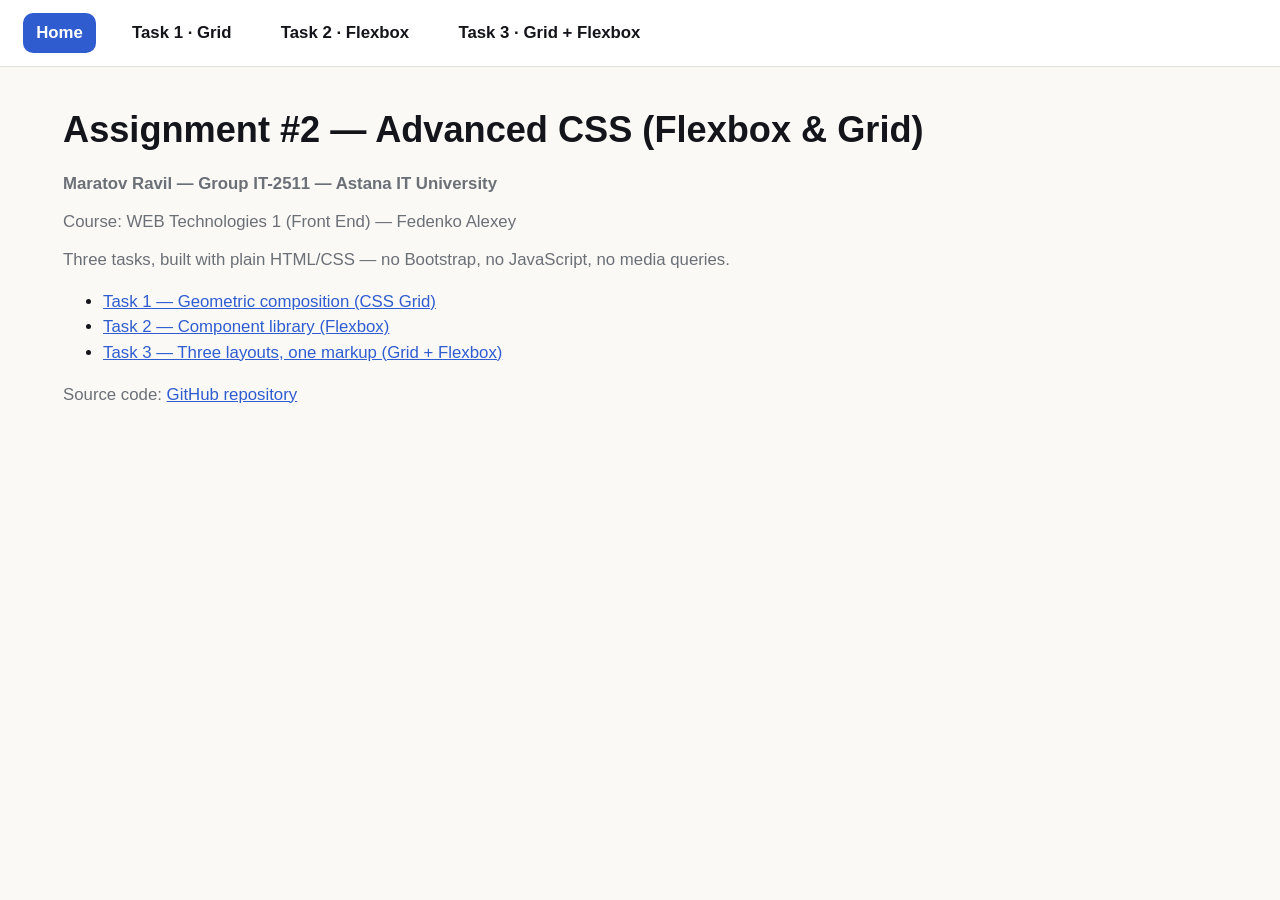
<file: index.html>
<!DOCTYPE html>
<html lang="en">
<head>
<meta charset="UTF-8">
<meta name="viewport" content="width=device-width, initial-scale=1">
<title>Assignment #2 — Advanced CSS (Flexbox &amp; Grid)</title>
<link rel="stylesheet" href="css/variables.css">
</head>
<body>
  <nav class="site-nav">
    <a href="index.html" aria-current="page">Home</a>
    <a href="task1.html">Task 1 · Grid</a>
    <a href="task2.html">Task 2 · Flexbox</a>
    <a href="task3.html">Task 3 · Grid + Flexbox</a>
  </nav>

  <main class="page-wrap">
    <h1>Assignment #2 — Advanced CSS (Flexbox &amp; Grid)</h1>
    <p><strong>Maratov Ravil — Group IT-2511 — Astana IT University</strong></p>
    <p>Course: WEB Technologies 1 (Front End) — Fedenko Alexey</p>
    <p>Three tasks, built with plain HTML/CSS — no Bootstrap, no JavaScript, no media queries.</p>
    <ul>
      <li><a href="task1.html">Task 1 — Geometric composition (CSS Grid)</a></li>
      <li><a href="task2.html">Task 2 — Component library (Flexbox)</a></li>
      <li><a href="task3.html">Task 3 — Three layouts, one markup (Grid + Flexbox)</a></li>
    </ul>
    <p>Source code: <a href="https://github.com/Calakula/WEB-Technologies-2-Front-End-Fedenko-Alexey.git">GitHub repository</a></p>
  </main>
</body>
</html>
</file>
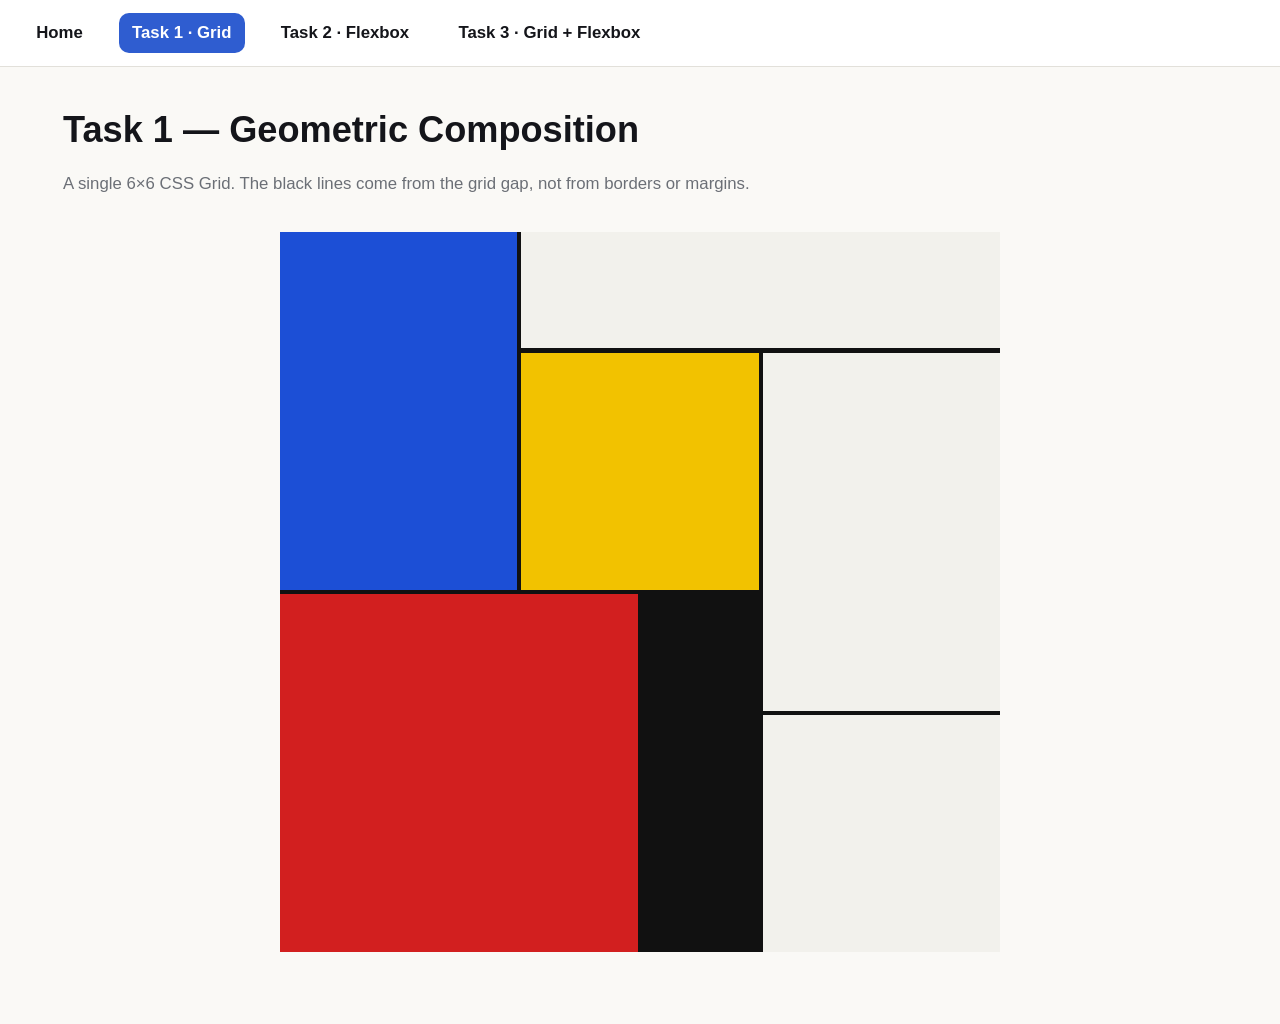
<file: task1.html>
<!DOCTYPE html>
<html lang="en">
<head>
<meta charset="UTF-8">
<meta name="viewport" content="width=device-width, initial-scale=1">
<title>Task 1 — Geometric Composition (CSS Grid)</title>
<link rel="stylesheet" href="css/variables.css">
<link rel="stylesheet" href="css/task1.css">
</head>
<body>
  <nav class="site-nav">
    <a href="index.html">Home</a>
    <a href="task1.html" aria-current="page">Task 1 · Grid</a>
    <a href="task2.html">Task 2 · Flexbox</a>
    <a href="task3.html">Task 3 · Grid + Flexbox</a>
  </nav>

  <main class="page-wrap">
    <h1>Task 1 — Geometric Composition</h1>
    <p>A single 6&times;6 CSS Grid. The black lines come from the grid gap, not from borders or margins.</p>

    <div class="composition">
      <div class="block block--blue"></div>
      <div class="block block--top"></div>
      <div class="block block--yellow"></div>
      <div class="block block--right"></div>
      <div class="block block--red"></div>
      <div class="block block--black"></div>
      <div class="block block--bottom"></div>
    </div>
  </main>
</body>
</html>
</file>
<file: css/variables.css>
/* ==========================================================================
   Shared design tokens — used by every task so the whole assignment
   reads as one consistent piece of work, not three separate exercises.
   ========================================================================== */

:root {
  /* Palette */
  --color-ink: #14151a;
  --color-paper: #faf9f6;
  --color-surface: #ffffff;
  --color-border: #e2e0da;
  --color-muted: #6b6f76;

  --color-primary: #2f5dd0;      /* blue accent (buttons, links) */
  --color-primary-dark: #23439c;
  --color-accent-yellow: #f0b429;
  --color-accent-red: #c62c2c;

  /* Mondrian palette for Task 1 */
  --mondrian-blue: #1c4fd6;
  --mondrian-yellow: #f2c200;
  --mondrian-red: #d21f1f;
  --mondrian-black: #111111;
  --mondrian-white: #f2f1ec;

  /* Typography */
  --font-base: "Segoe UI", Roboto, Helvetica, Arial, sans-serif;
  --font-size-base: clamp(0.95rem, 0.85rem + 0.3vw, 1.05rem);
  --font-size-h1: clamp(1.6rem, 1.3rem + 1.2vw, 2.4rem);
  --font-size-h2: clamp(1.2rem, 1rem + 0.8vw, 1.6rem);
  --line-height: 1.5;

  /* Spacing scale (fluid, no fixed pixel steps) */
  --space-1: clamp(0.35rem, 0.3rem + 0.2vw, 0.5rem);
  --space-2: clamp(0.6rem, 0.5rem + 0.4vw, 0.9rem);
  --space-3: clamp(1rem, 0.8rem + 0.8vw, 1.6rem);
  --space-4: clamp(1.6rem, 1.3rem + 1.2vw, 2.4rem);
  --space-5: clamp(2.4rem, 2rem + 1.6vw, 3.6rem);

  /* Radii / shadow, reused everywhere for a single visual language */
  --radius: 10px;
  --shadow: 0 1px 2px rgba(20, 21, 26, 0.06), 0 6px 16px rgba(20, 21, 26, 0.06);
}

* { box-sizing: border-box; }

html, body {
  margin: 0;
  padding: 0;
}

body {
  font-family: var(--font-base);
  font-size: var(--font-size-base);
  line-height: var(--line-height);
  color: var(--color-ink);
  background: var(--color-paper);
}

h1, h2, h3 { margin: 0 0 var(--space-2) 0; font-weight: 700; }
h1 { font-size: var(--font-size-h1); }
h2 { font-size: var(--font-size-h2); }
p { margin: 0 0 var(--space-2) 0; color: var(--color-muted); }

a { color: var(--color-primary); }

.page-wrap {
  max-width: 1200px;
  margin: 0 auto;
  padding: var(--space-4) var(--space-3);
}

.site-nav {
  display: flex;
  gap: var(--space-3);
  padding: var(--space-2) var(--space-3);
  border-bottom: 1px solid var(--color-border);
  background: var(--color-surface);
}
.site-nav a {
  text-decoration: none;
  color: var(--color-ink);
  font-weight: 600;
  padding: var(--space-1) var(--space-2);
  border-radius: var(--radius);
}
.site-nav a[aria-current="page"],
.site-nav a:hover {
  background: var(--color-primary);
  color: #fff;
}

.btn {
  display: inline-flex;
  align-items: center;
  justify-content: center;
  gap: var(--space-1);
  padding: var(--space-1) var(--space-3);
  border-radius: var(--radius);
  border: 1px solid transparent;
  font-weight: 600;
  cursor: pointer;
  text-decoration: none;
  font-size: 0.95em;
}
.btn-primary { background: var(--color-primary); color: #fff; }
.btn-primary:hover { background: var(--color-primary-dark); }
.btn-ghost {
  background: transparent;
  color: var(--color-ink);
  border-color: var(--color-border);
}
.btn-ghost:hover { border-color: var(--color-primary); color: var(--color-primary); }
</file>
<file: css/task1.css>
/* ==========================================================================
   Task 1 — Geometric composition, built with CSS Grid only.
   6 columns x 6 rows. Each block is placed by grid-column / grid-row span,
   never by fixed pixel size, floats or absolute positioning.
   The black "lines" are the grid's own gap showing through the black
   background of the container — not borders, not margins.
   ========================================================================== */

.composition {
  /* Stay square, scale with the window, never exceed the viewport height */
  width: min(90vw, 80vh, 800px);
  aspect-ratio: 1 / 1;
  margin: var(--space-4) auto;

  display: grid;
  grid-template-columns: repeat(6, 1fr);
  grid-template-rows: repeat(6, 1fr);
  gap: 0.6%;                 /* fluid gap = the black lines */
  background: var(--mondrian-black);
  border: 0.6% solid var(--mondrian-black);
}

.block { min-width: 0; min-height: 0; }

/* Placement — spans worked out from the reference drawing */
.block--blue   { grid-column: 1 / 3; grid-row: 1 / 4; background: var(--mondrian-blue); }
.block--top    { grid-column: 3 / 7; grid-row: 1 / 2; background: var(--mondrian-white); }
.block--yellow { grid-column: 3 / 5; grid-row: 2 / 4; background: var(--mondrian-yellow); }
.block--right  { grid-column: 5 / 7; grid-row: 2 / 5; background: var(--mondrian-white); }
.block--red    { grid-column: 1 / 4; grid-row: 4 / 7; background: var(--mondrian-red); }
.block--black  { grid-column: 4 / 5; grid-row: 4 / 7; background: var(--mondrian-black); }
.block--bottom { grid-column: 5 / 7; grid-row: 5 / 7; background: var(--mondrian-white); }
</file>
